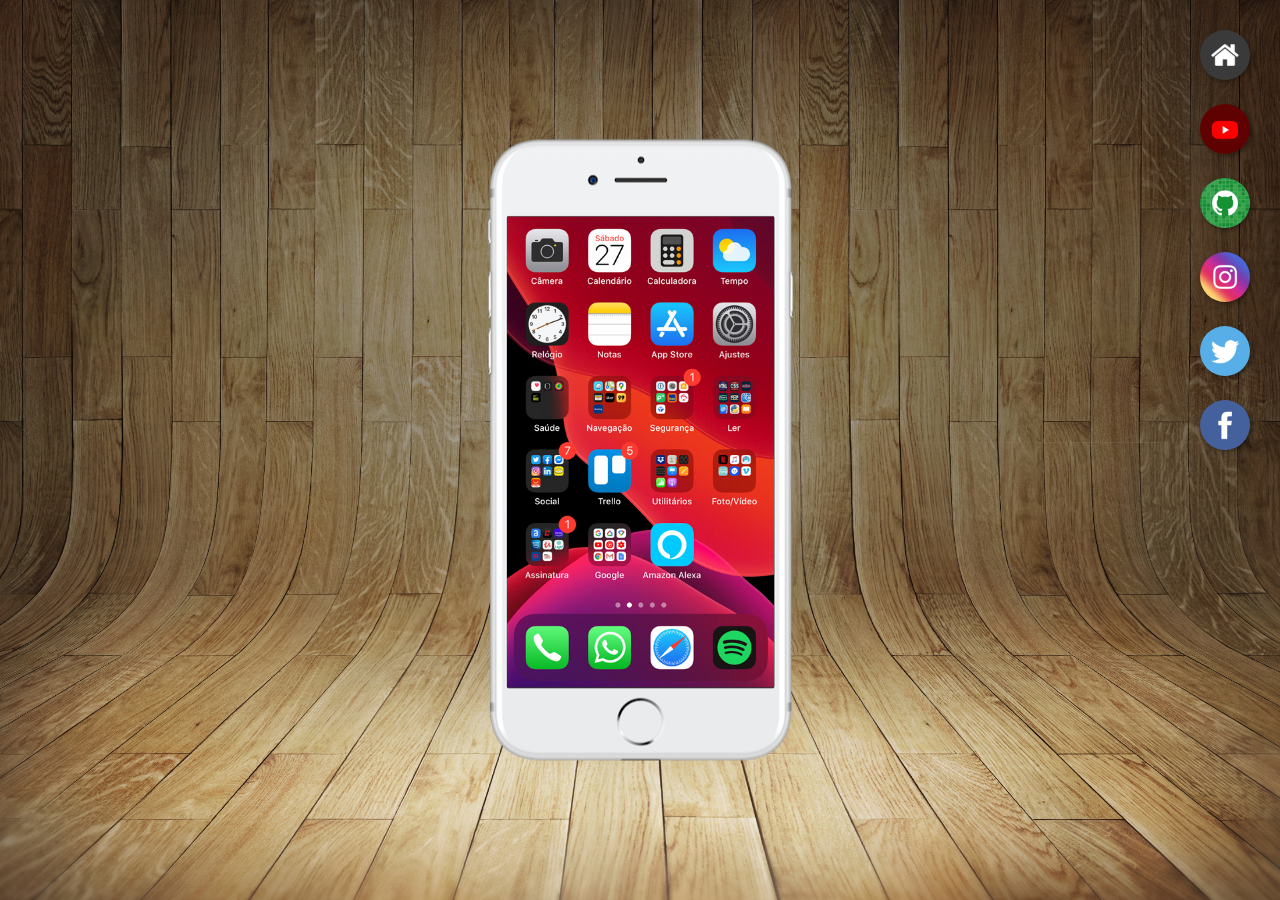
<file: index.html>
<!DOCTYPE html>
<html lang="pt-BR">
<head>
    <meta charset="UTF-8">
    <meta name="viewport" content="width=device-width, initial-scale=1.0">
    <link rel="shortcut icon" href="favicon.ico">
    <link rel="stylesheet" href="estilos/style.css">
    <title>Projeto redes sociais</title>
</head>
<body>
    <main>
        <section id="telefone">
            <iframe src="home.html" name="tela" id="tela" frameborder="0">
                Seu navegador não é compatível com isso
            </iframe>
        </section>
        <section id="redes-sociais">
            <a href="home.html" target="tela"> <img src="imagens/logo-home.jpg" alt="Home"></a><br>
            <a href="youtube.html" target="tela"> <img src="imagens/logo-youtube.jpg" alt="Youtube"></a><br>
            <a href="github.html" target="tela"> <img src="imagens/logo-github.jpg" alt="Github"></a><br>
            <a href="instagram.html" target="tela"> <img src="imagens/logo-instagram.jpg" alt="Instagram"></a><br>
            <a href="twitter.html" target="tela"> <img src="imagens/logo-twitter.jpg" alt="Twitter"></a><br>
            <a href="" target="tela"> <img src="imagens/logo-facebook.jpg" alt="Facebook"></a>
        </section>
    </main>
</body>
</html>
</file>
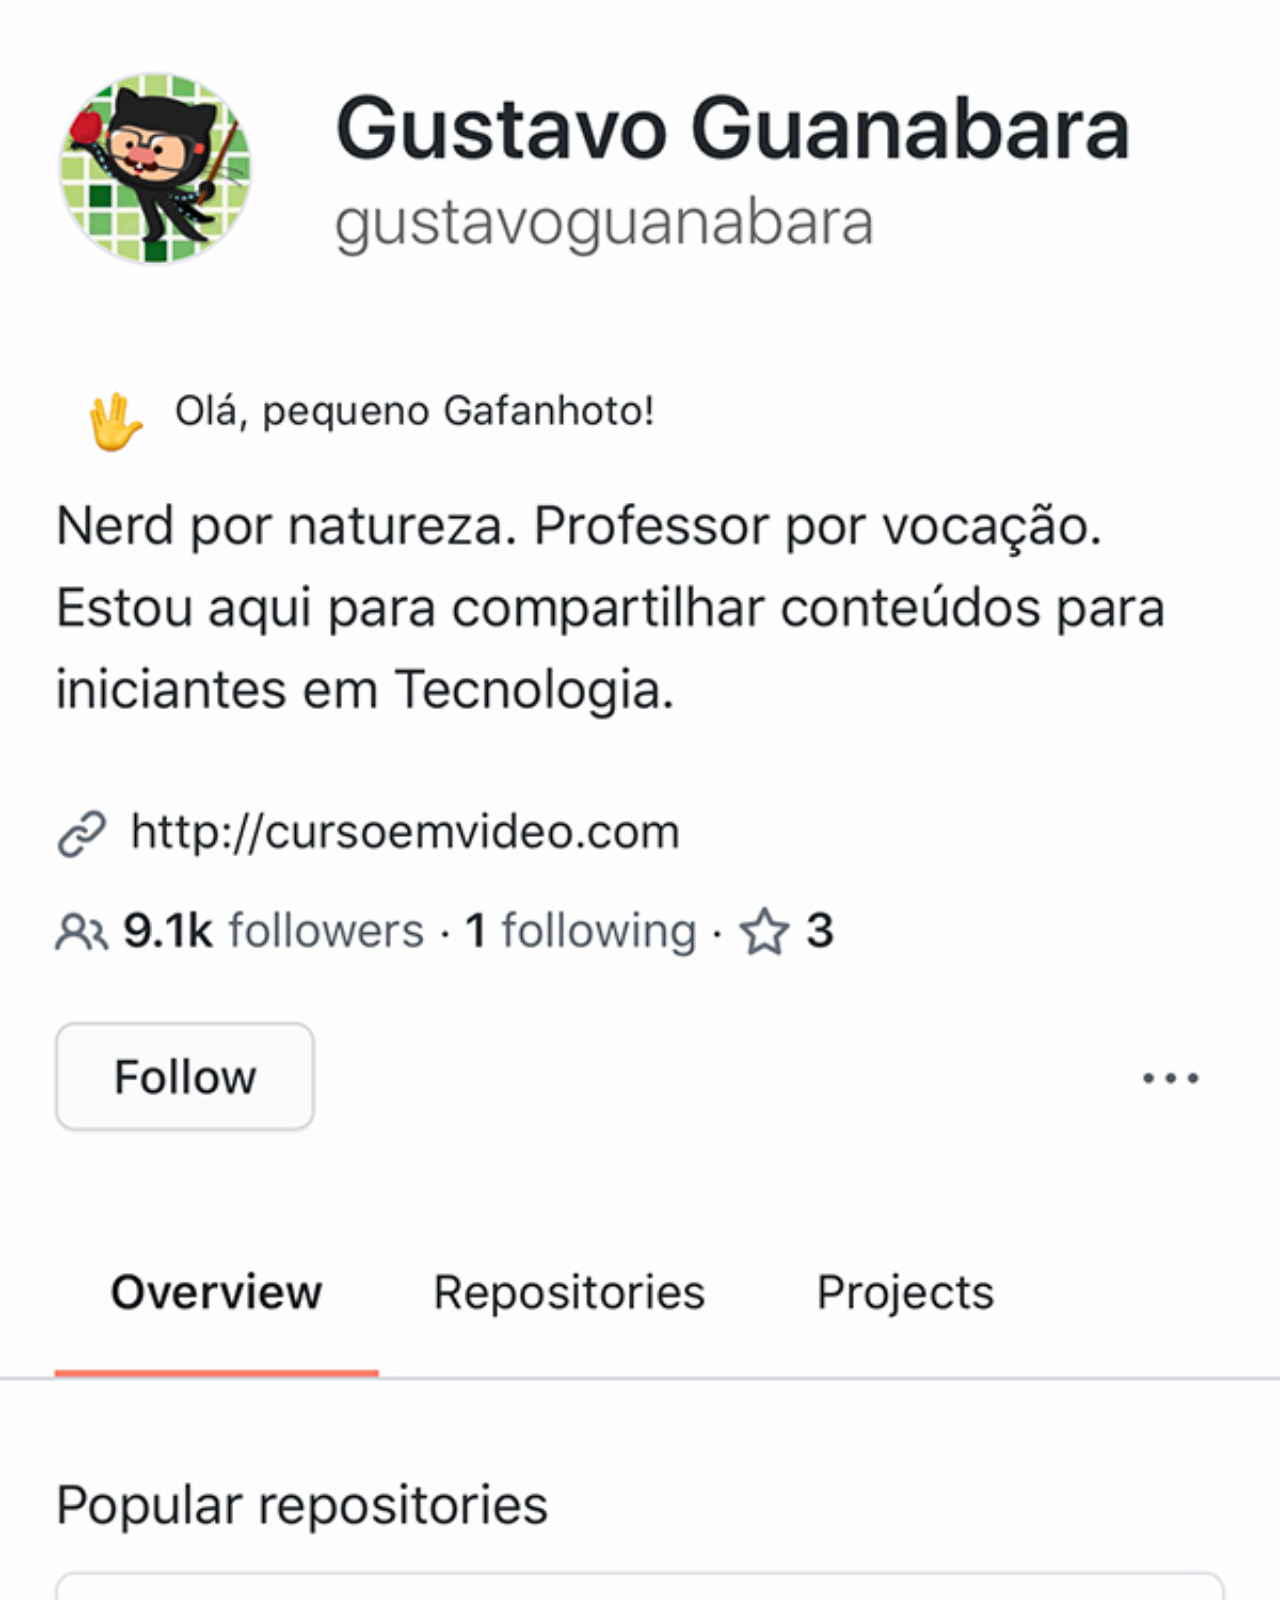
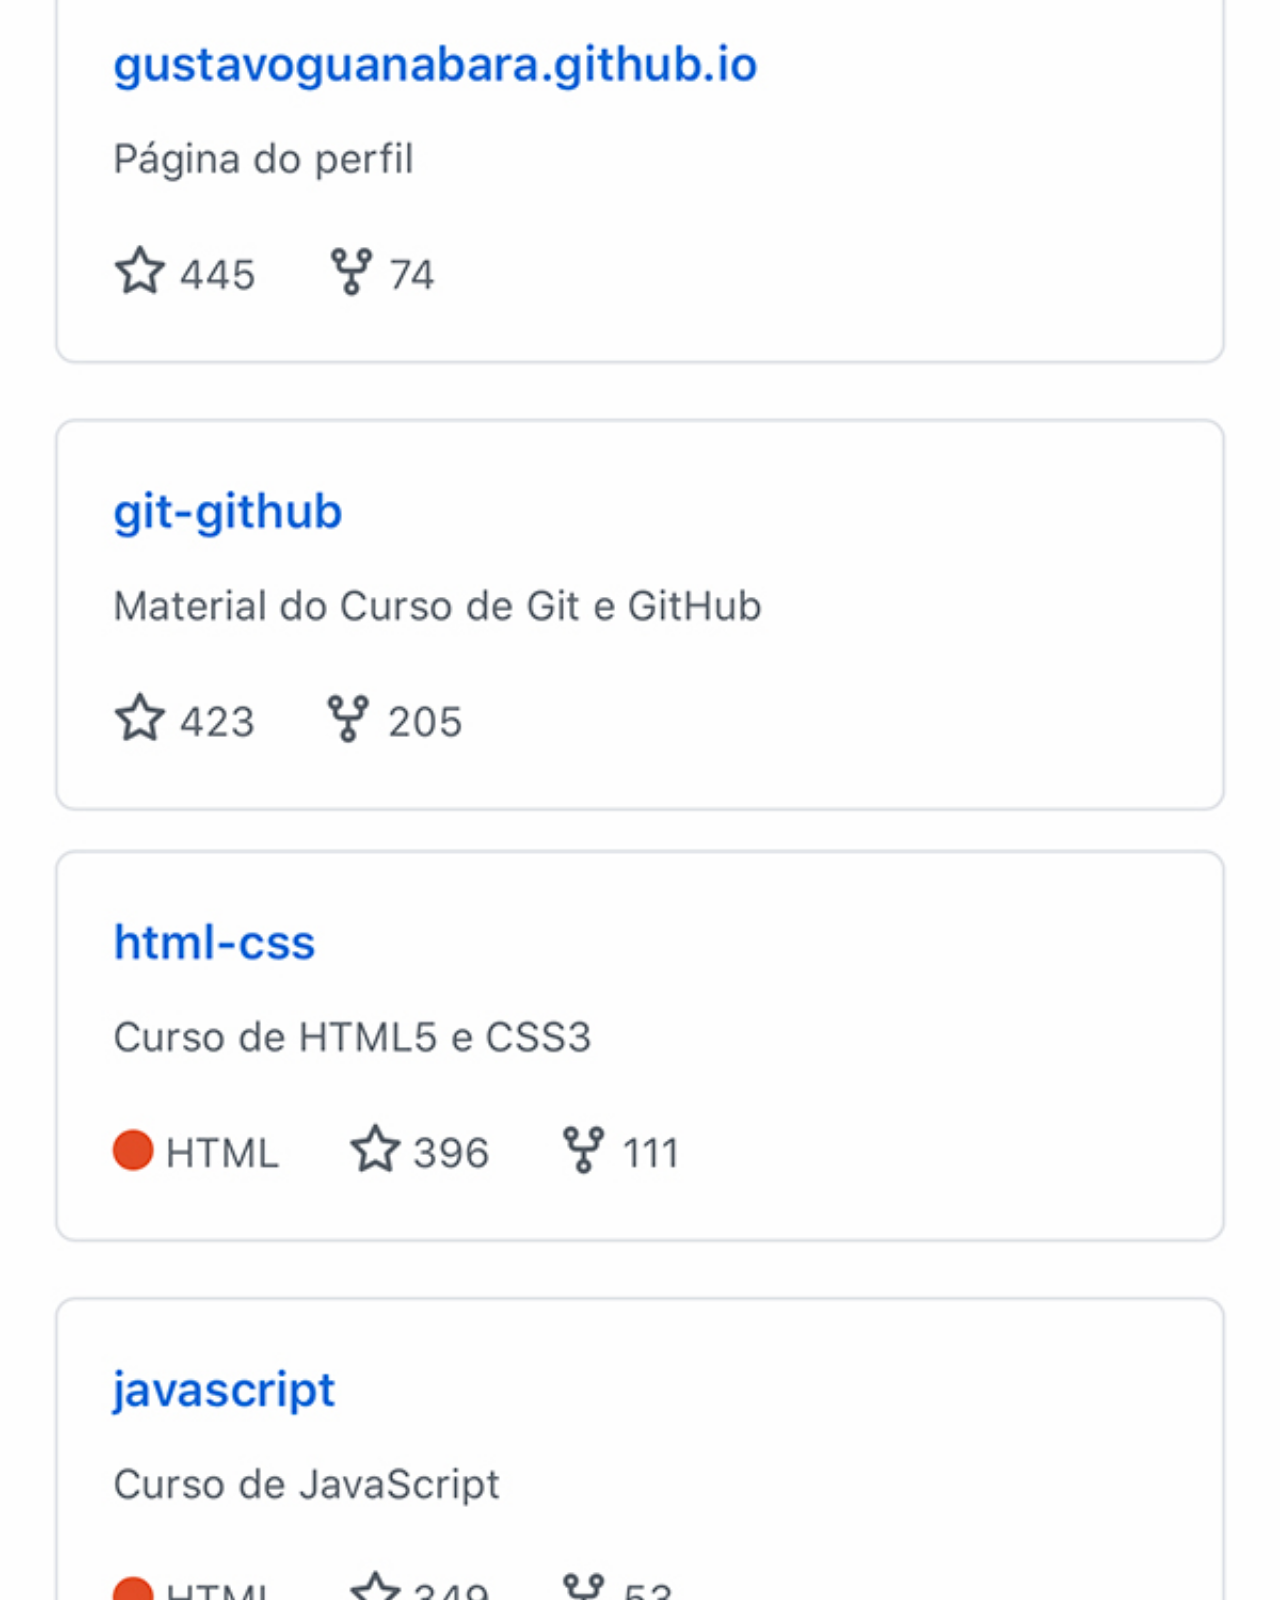
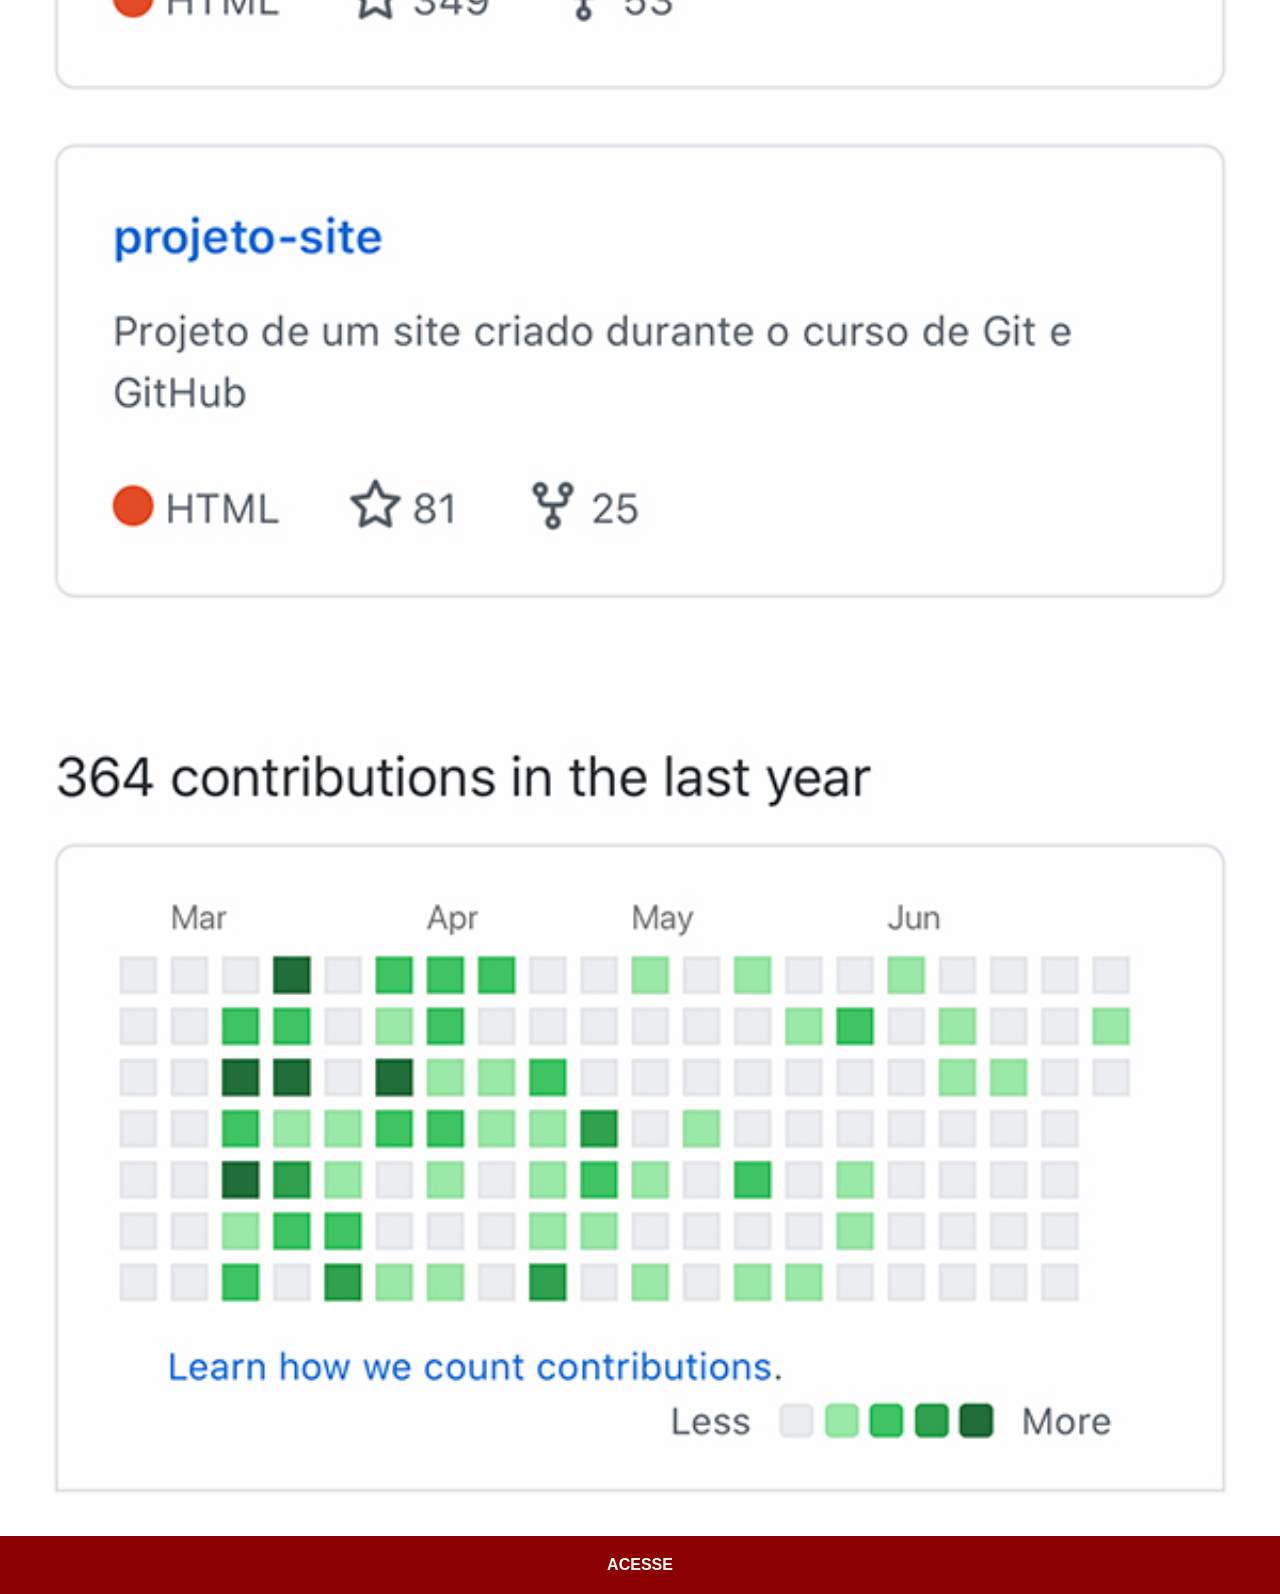
<file: github.html>
<!DOCTYPE html>
<html lang="pt-br">
<head>
    <meta charset="UTF-8">
    <meta name="viewport" content="width=device-width, initial-scale=1.0">
    <title>GitHub</title>
    <link rel="stylesheet" href="estilos/social.css">
</head>
<body>
    <img src="imagens/tela-github.jpg" alt="GitHub">
    <a href="https://github.com/otaviojs" target="_blank">ACESSE</a>
</body>
</html>
</file>
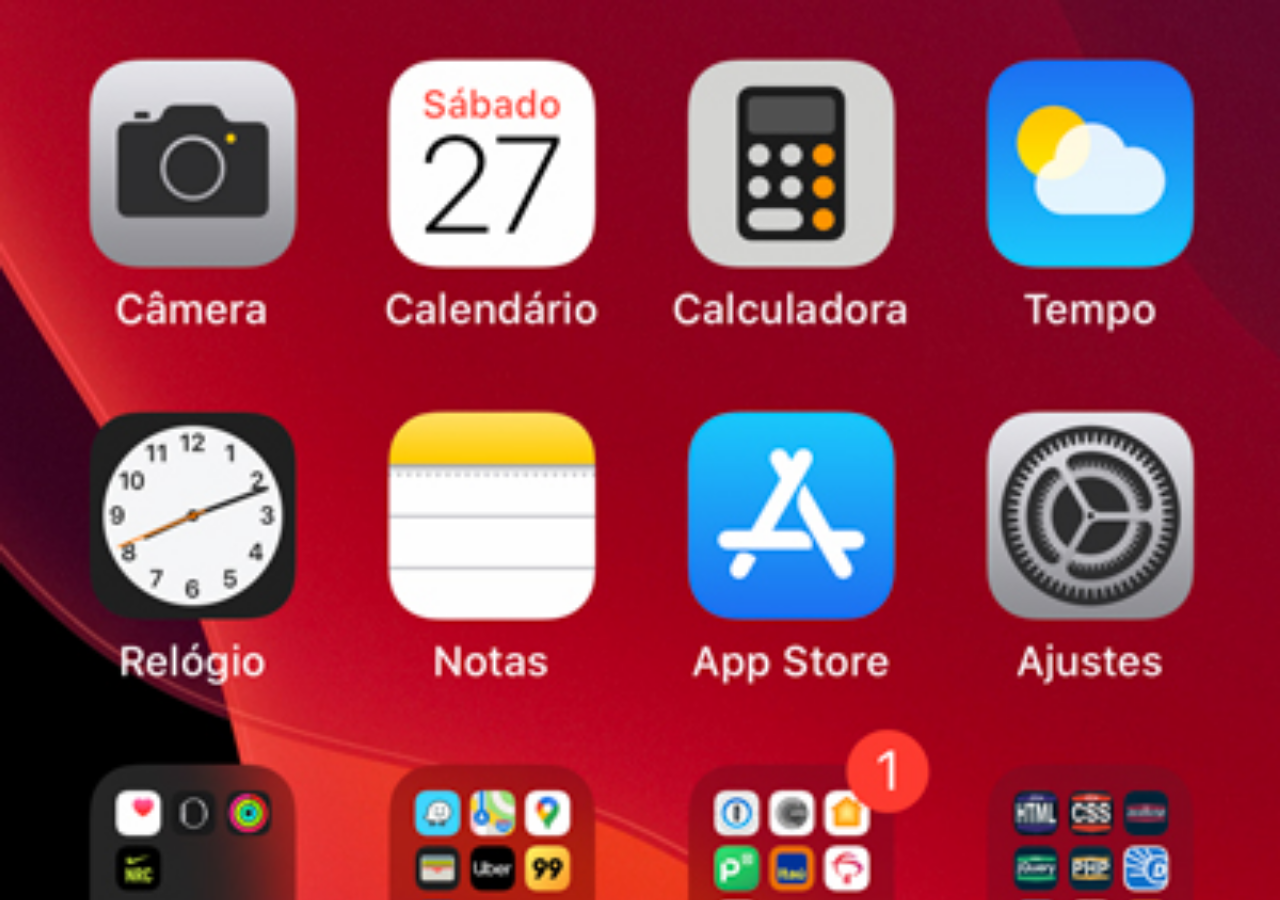
<file: home.html>
<!DOCTYPE html>
<html lang="pt-br">
<head>
    <meta charset="UTF-8">
    <meta name="viewport" content="width=device-width, initial-scale=1.0">
    <title>Home</title>
    <style>
        *{
            margin: 0px;
            padding: 0px;
        }

        body {
            width: 100vw;
            height: 100vh;
            background: black url('imagens/tela-home.jpg') top center no-repeat;
            background-size: cover;
        }
    </style>
</head>
<body>

</body>
</html>
</file>
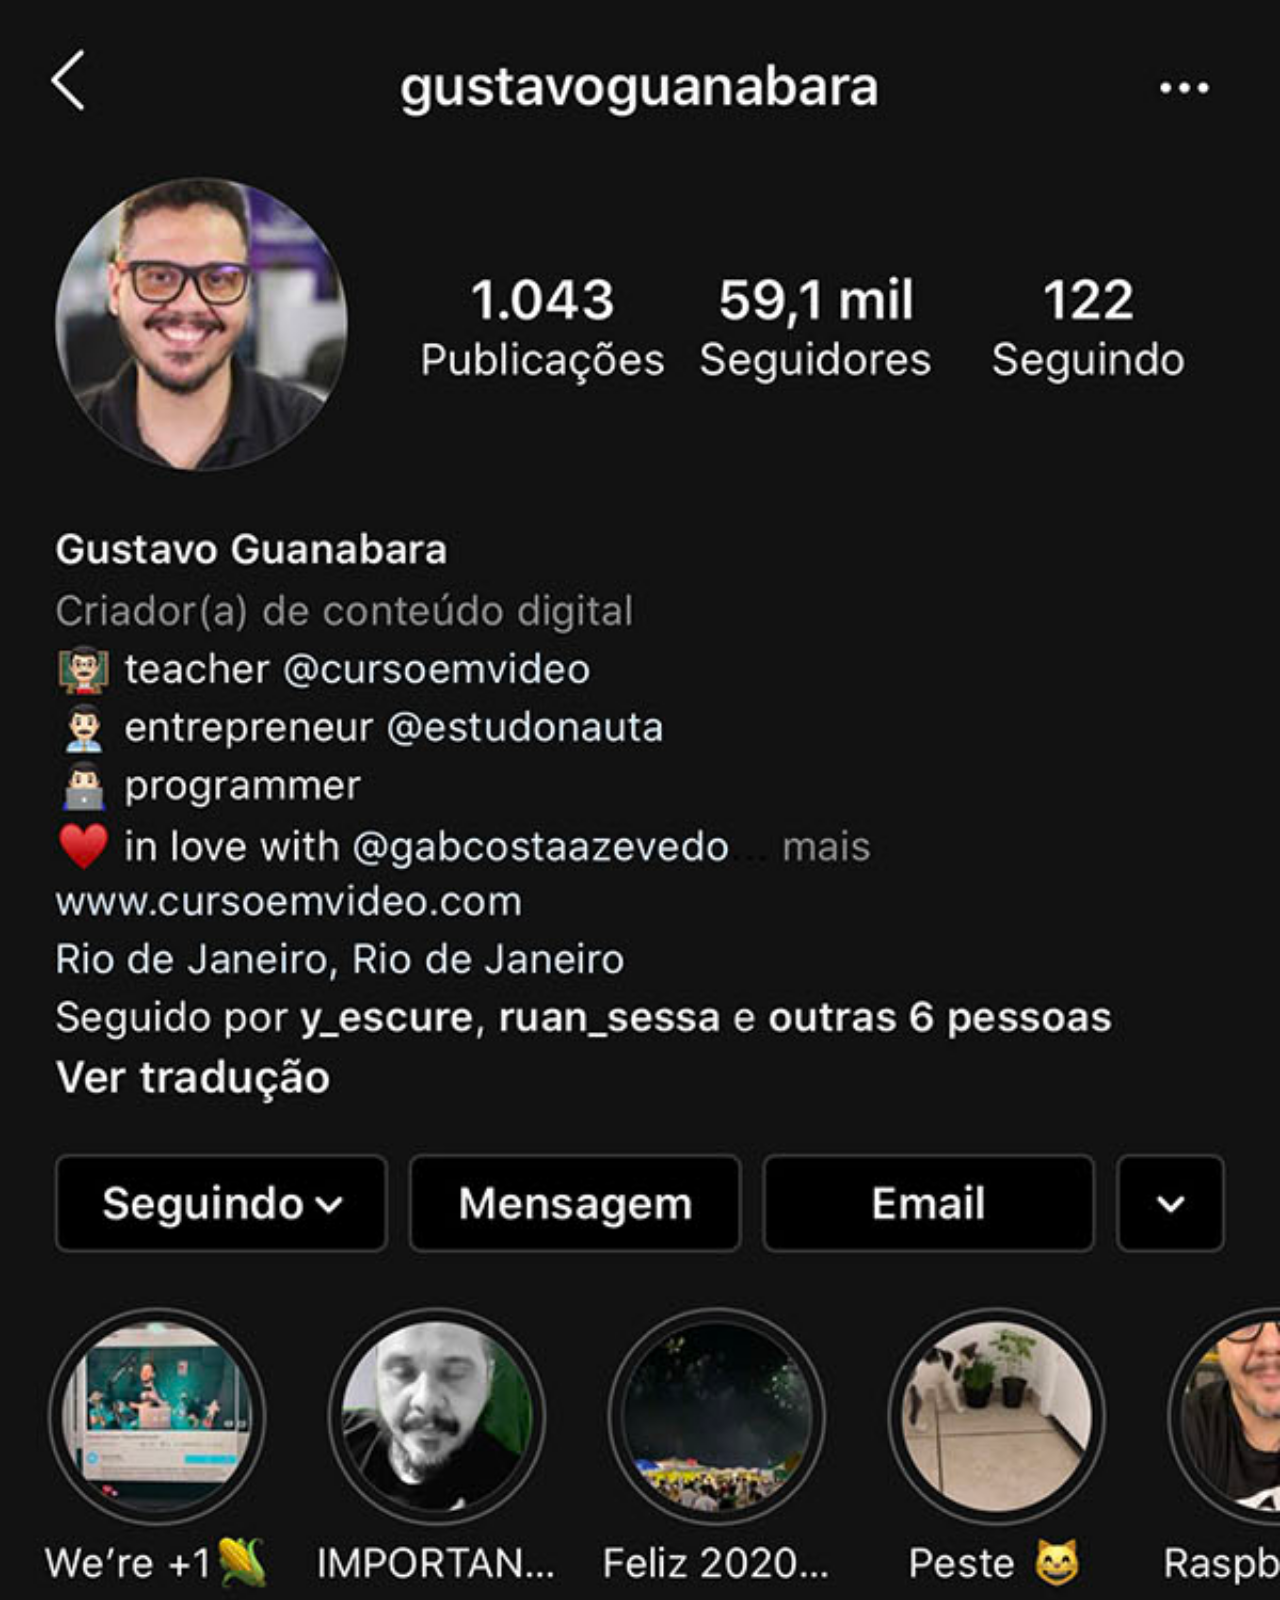
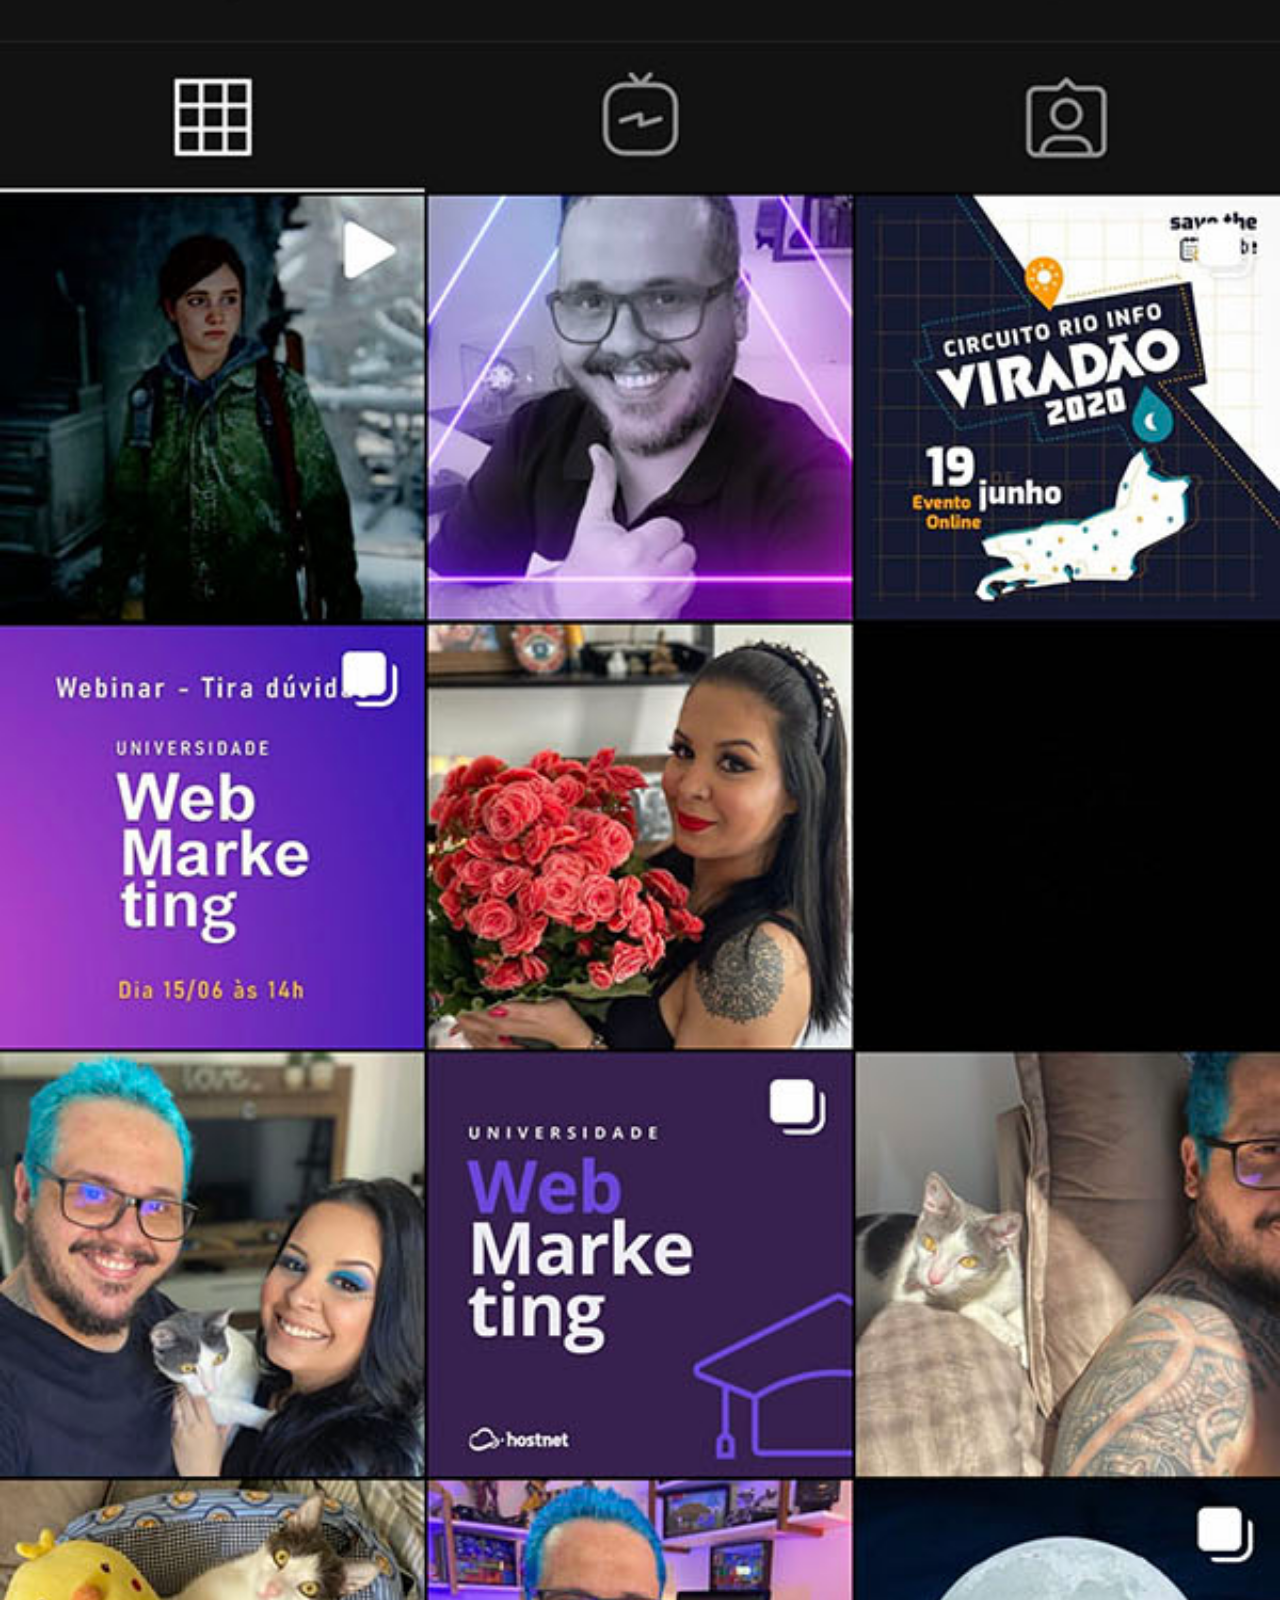
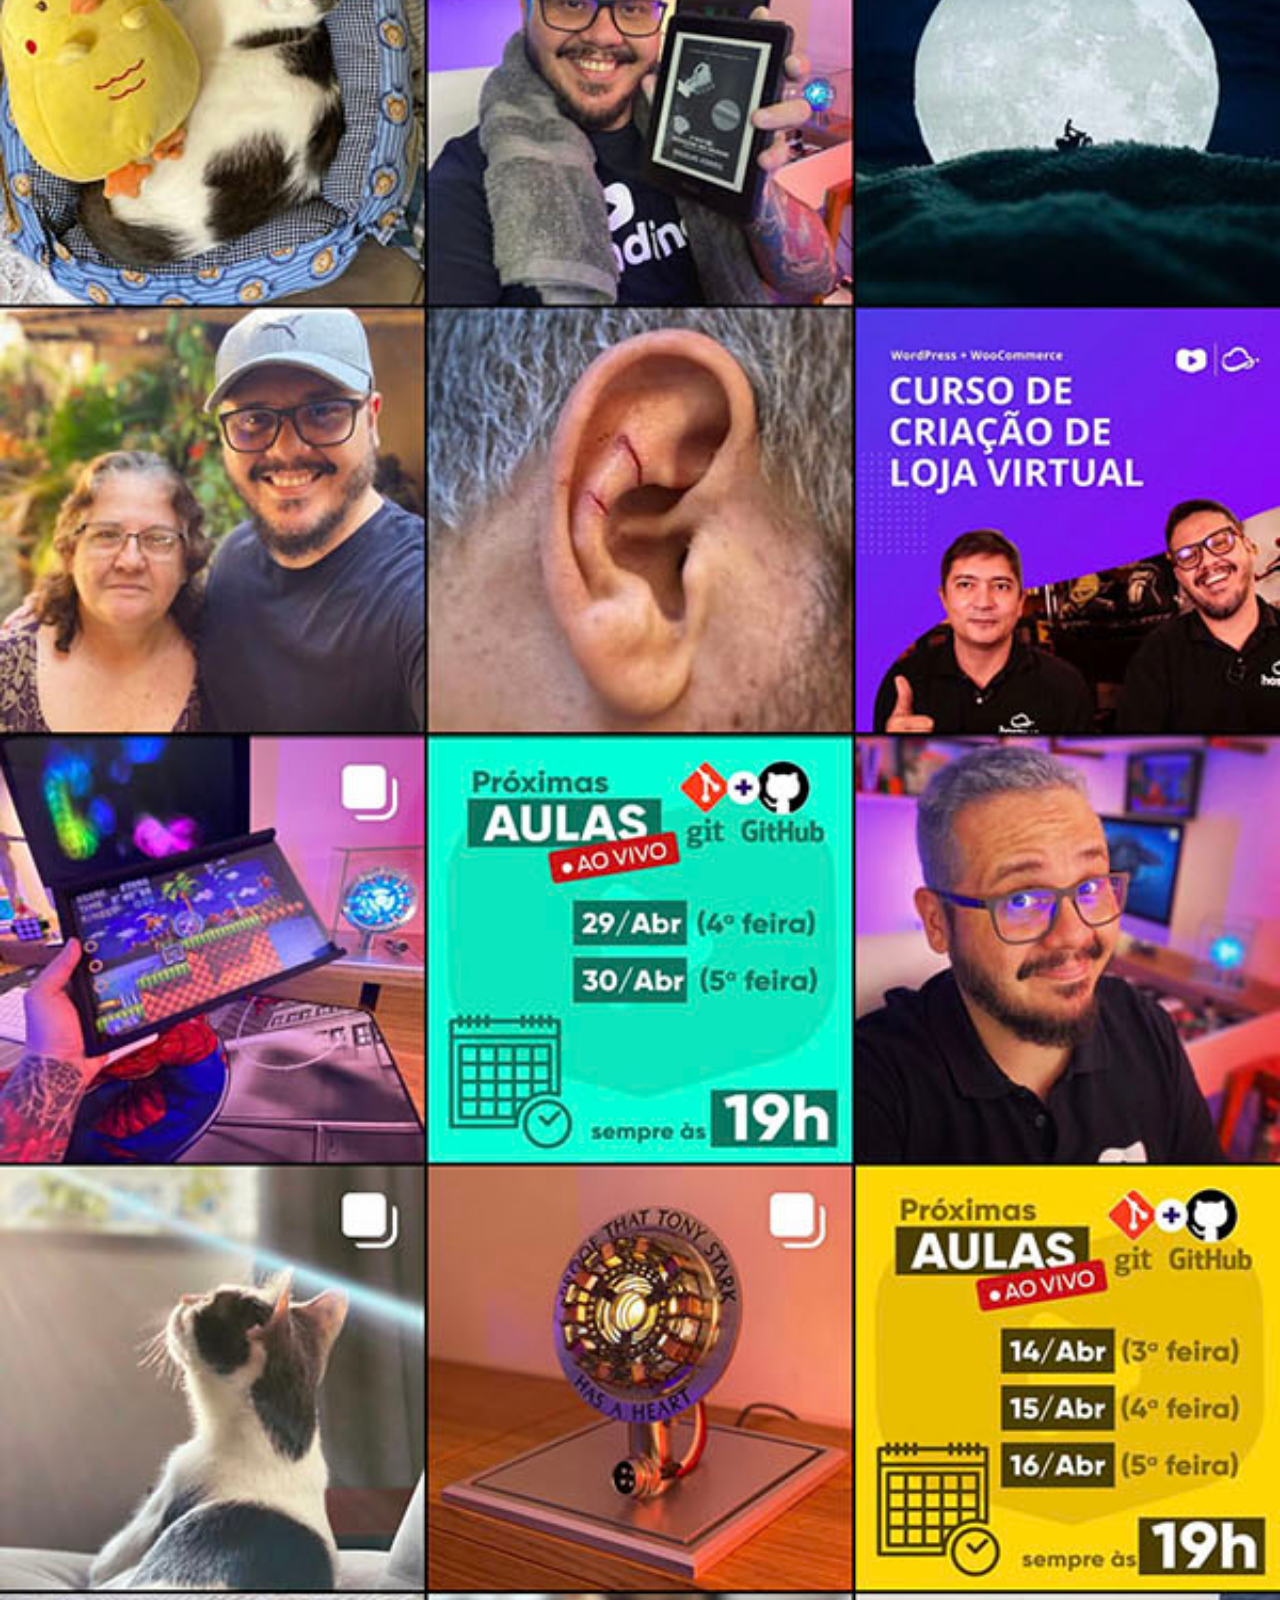
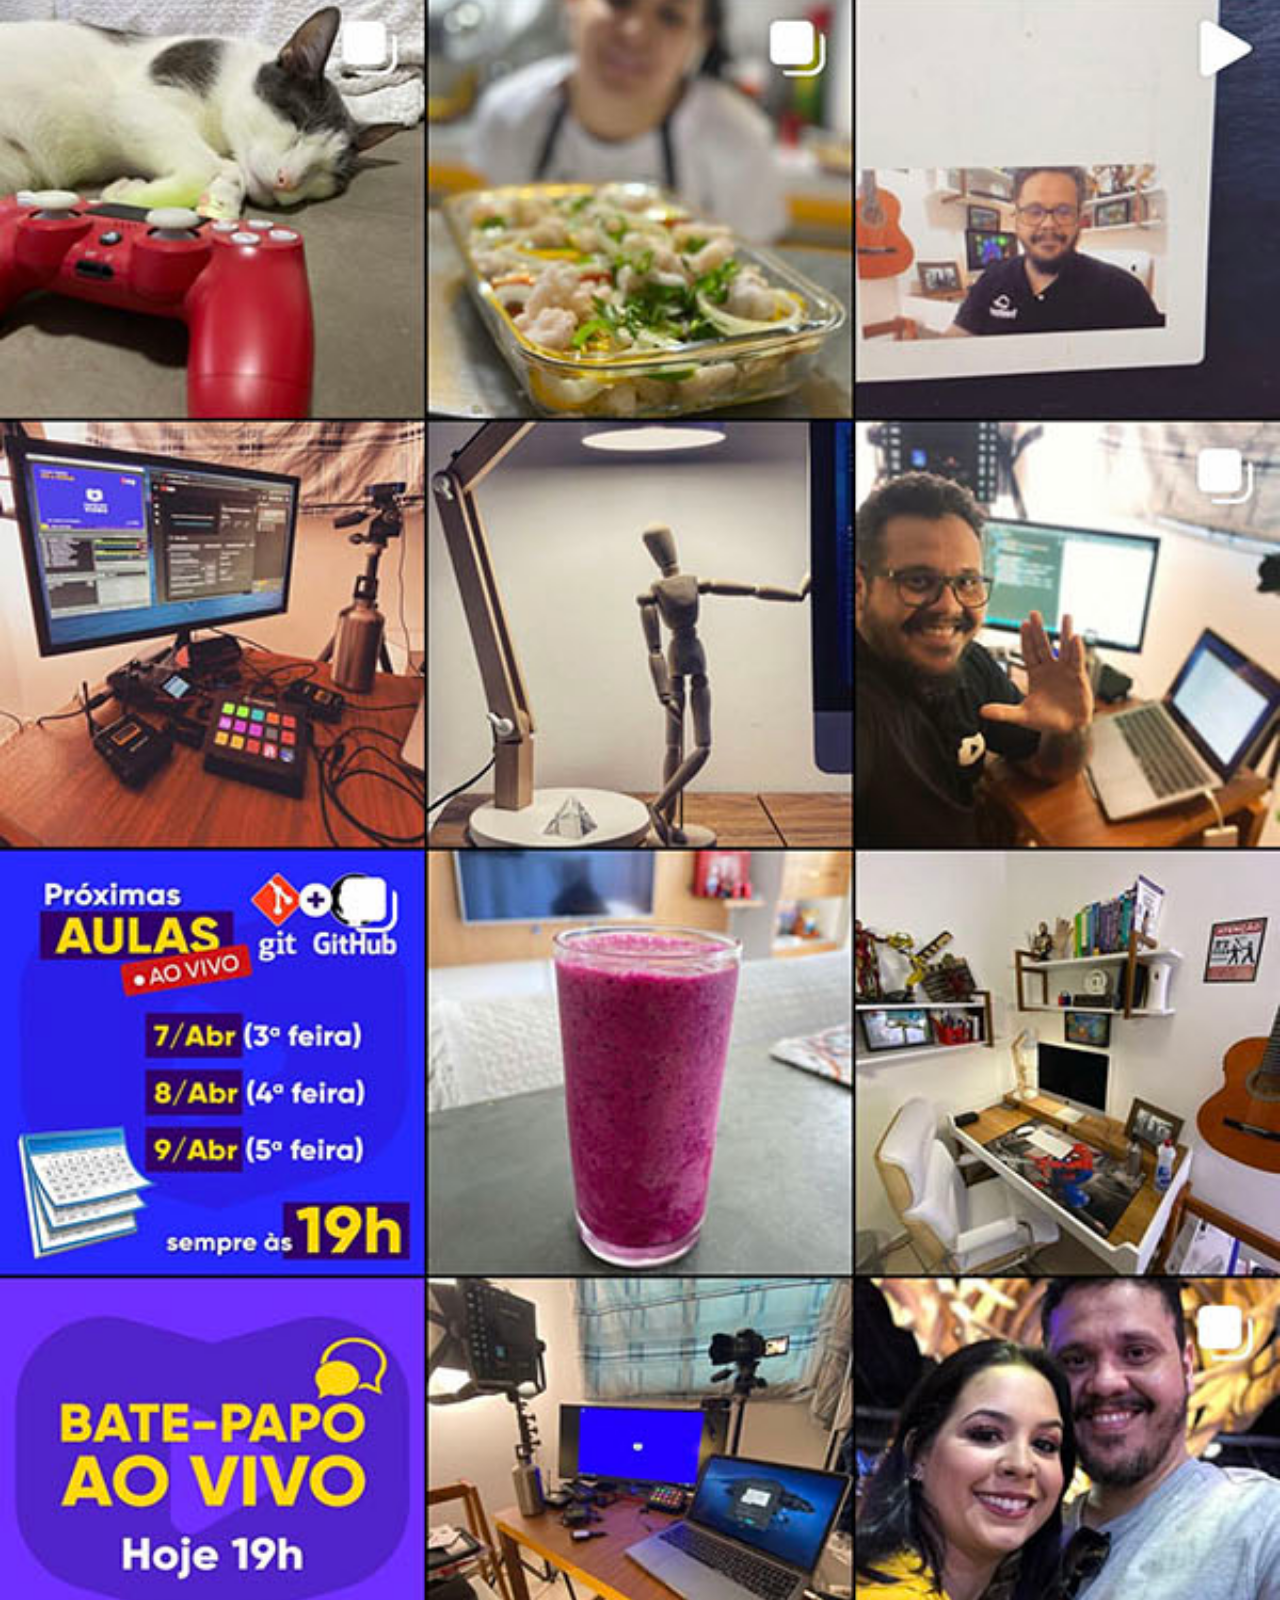
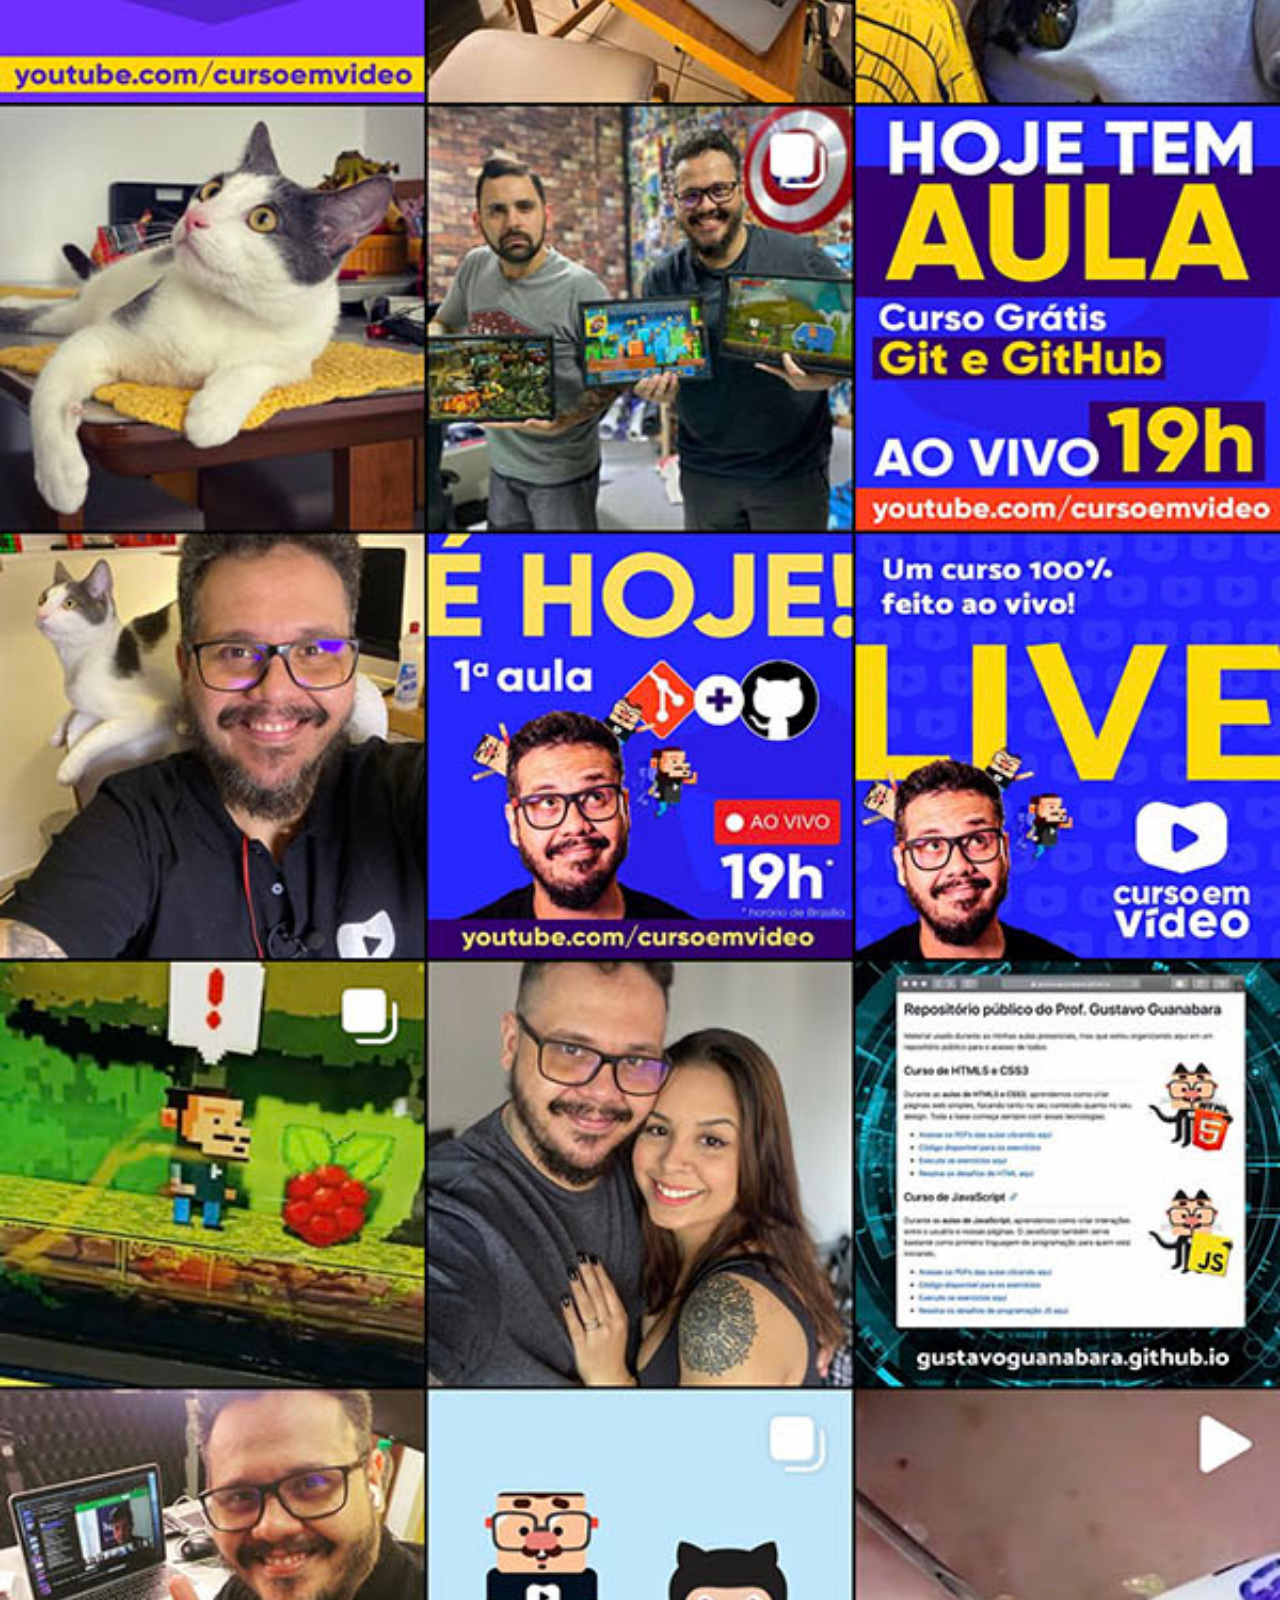
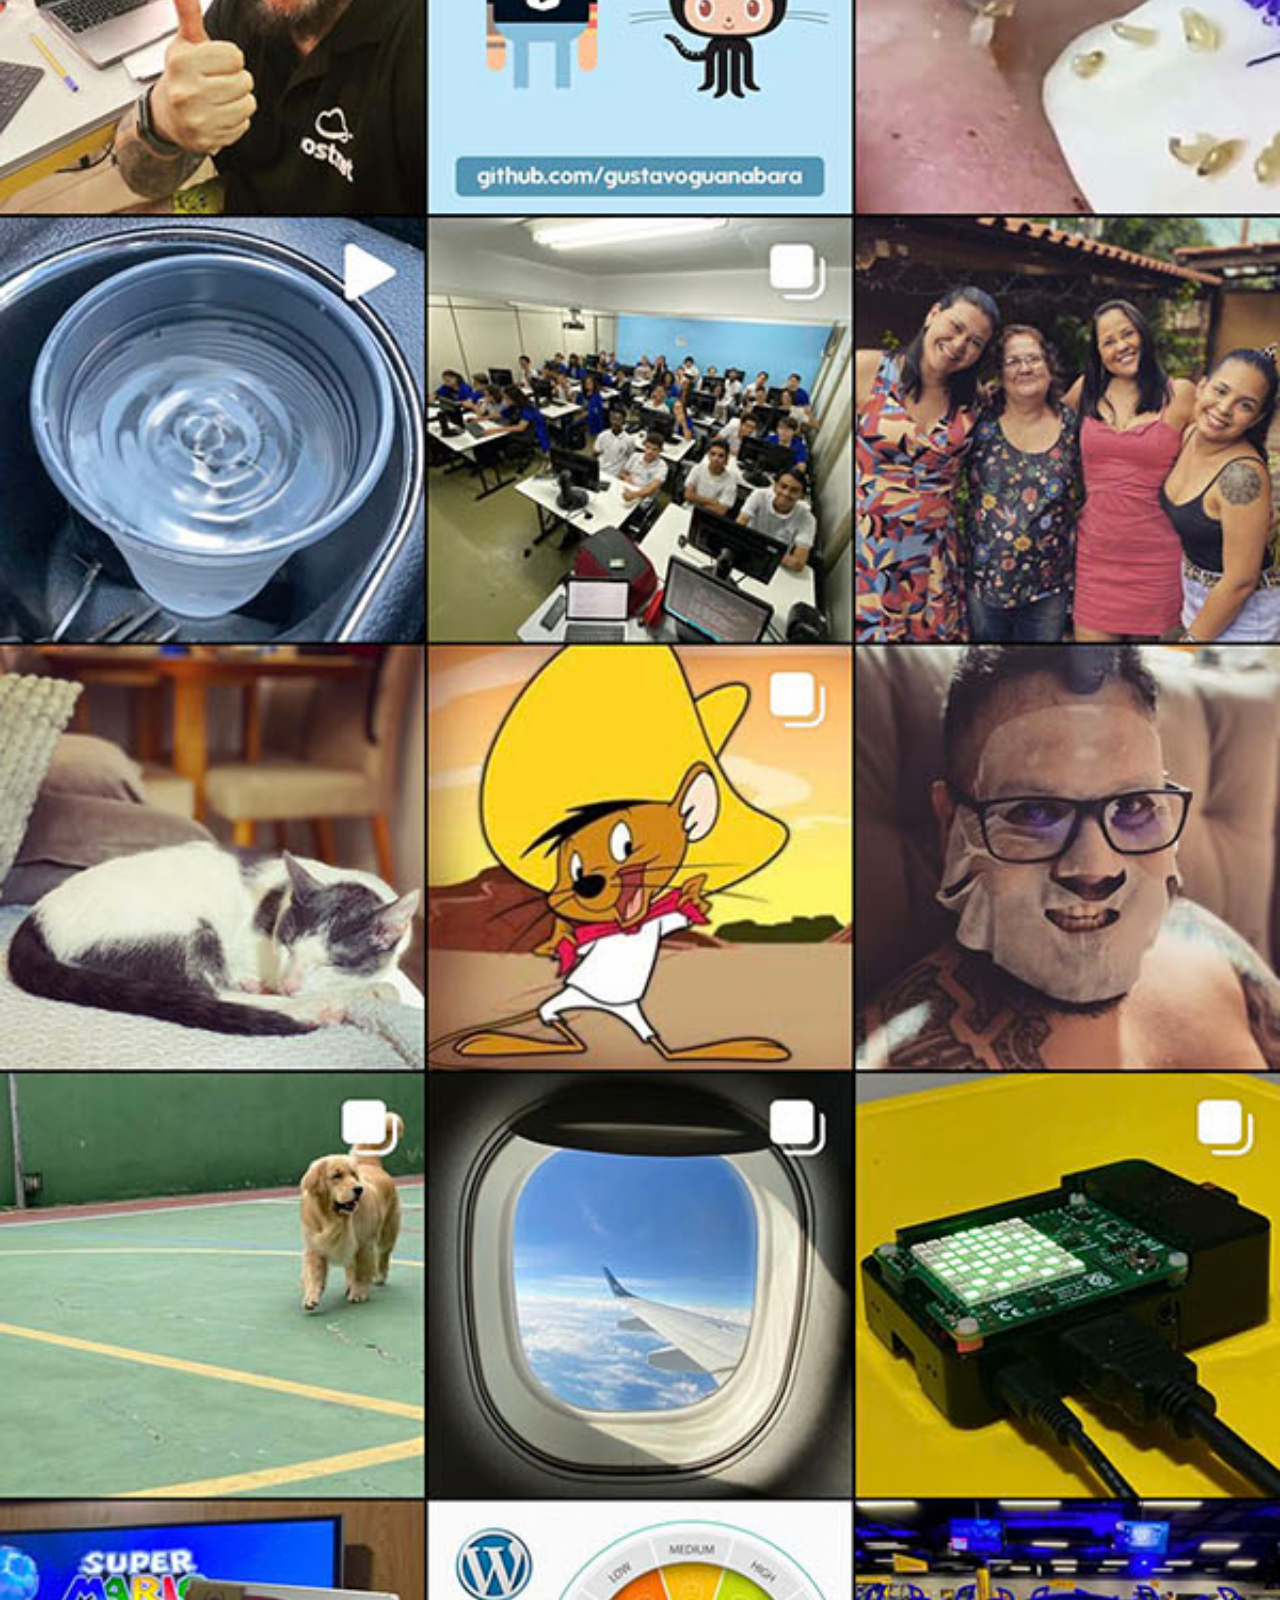
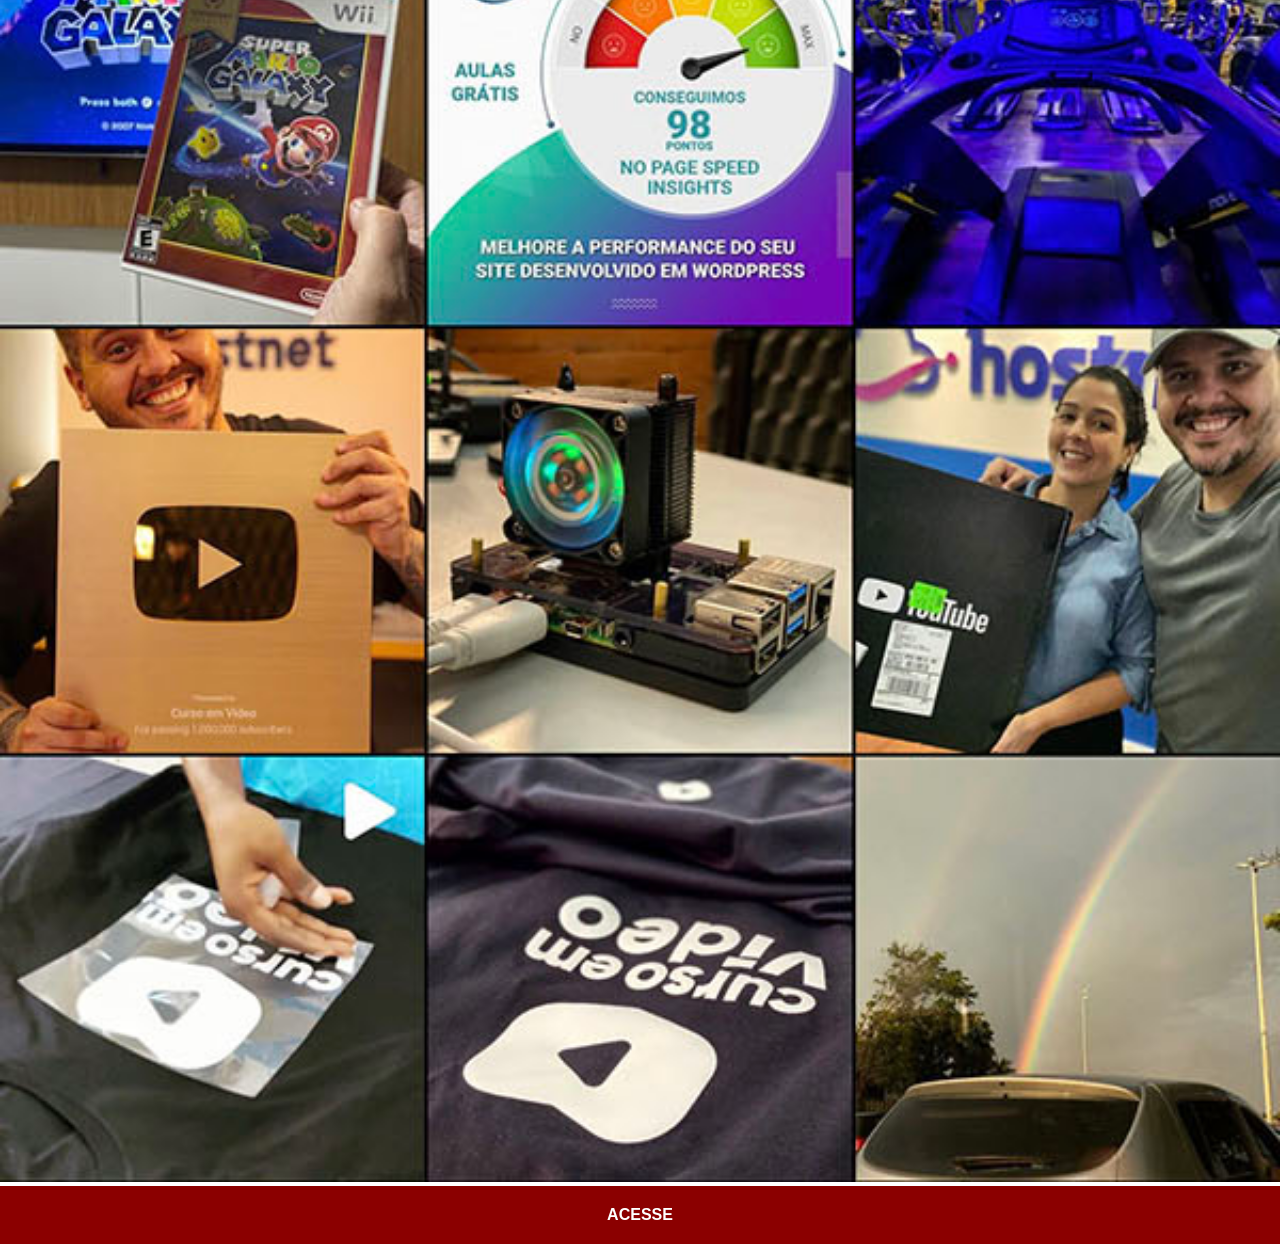
<file: instagram.html>
<!DOCTYPE html>
<html lang="pt-br">
<head>
    <meta charset="UTF-8">
    <meta name="viewport" content="width=device-width, initial-scale=1.0">
    <title>Instagram</title>
    <link rel="stylesheet" href="estilos/social.css">
</head>
<body>
    <img src="imagens/tela-instagram.jpg" alt="Instagram">
    <a href="https://www.instagram.com/gustavoguanabara/" target="_blank">ACESSE</a>
</body>
</html>
</file>
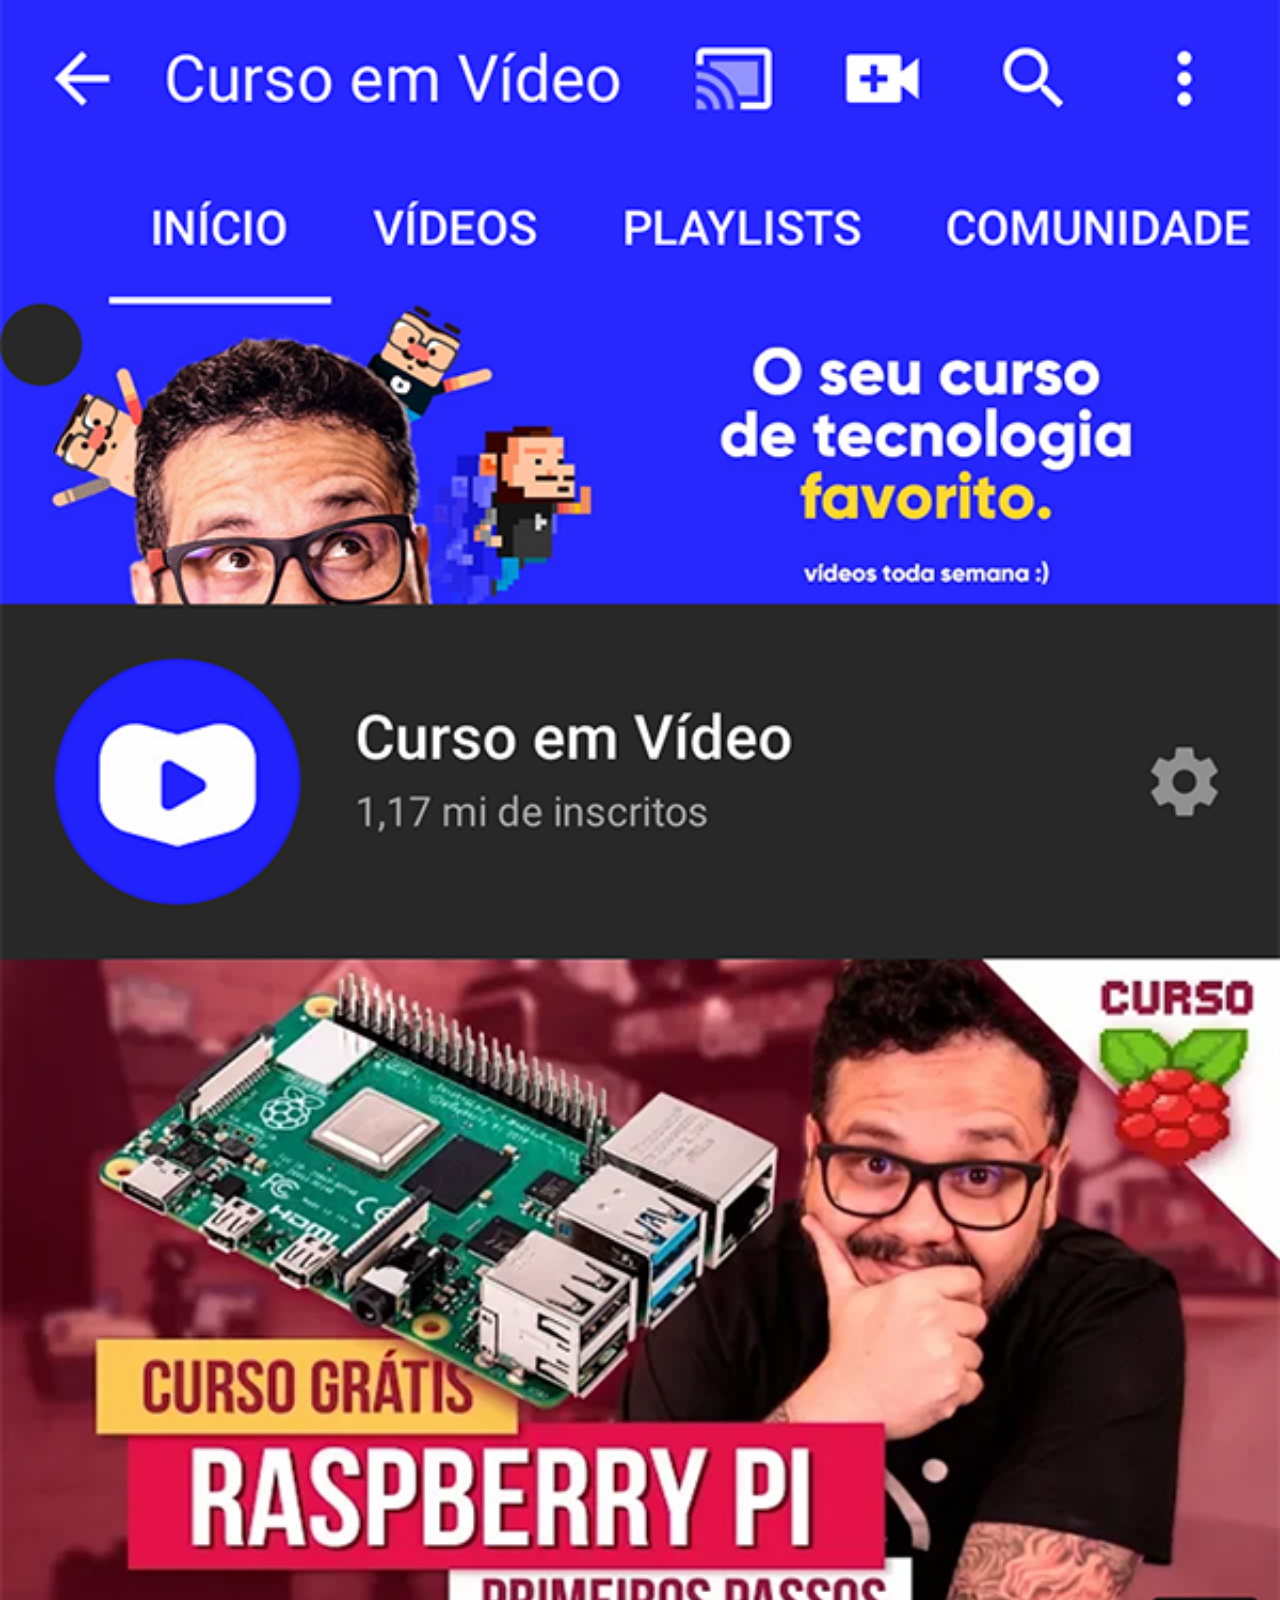
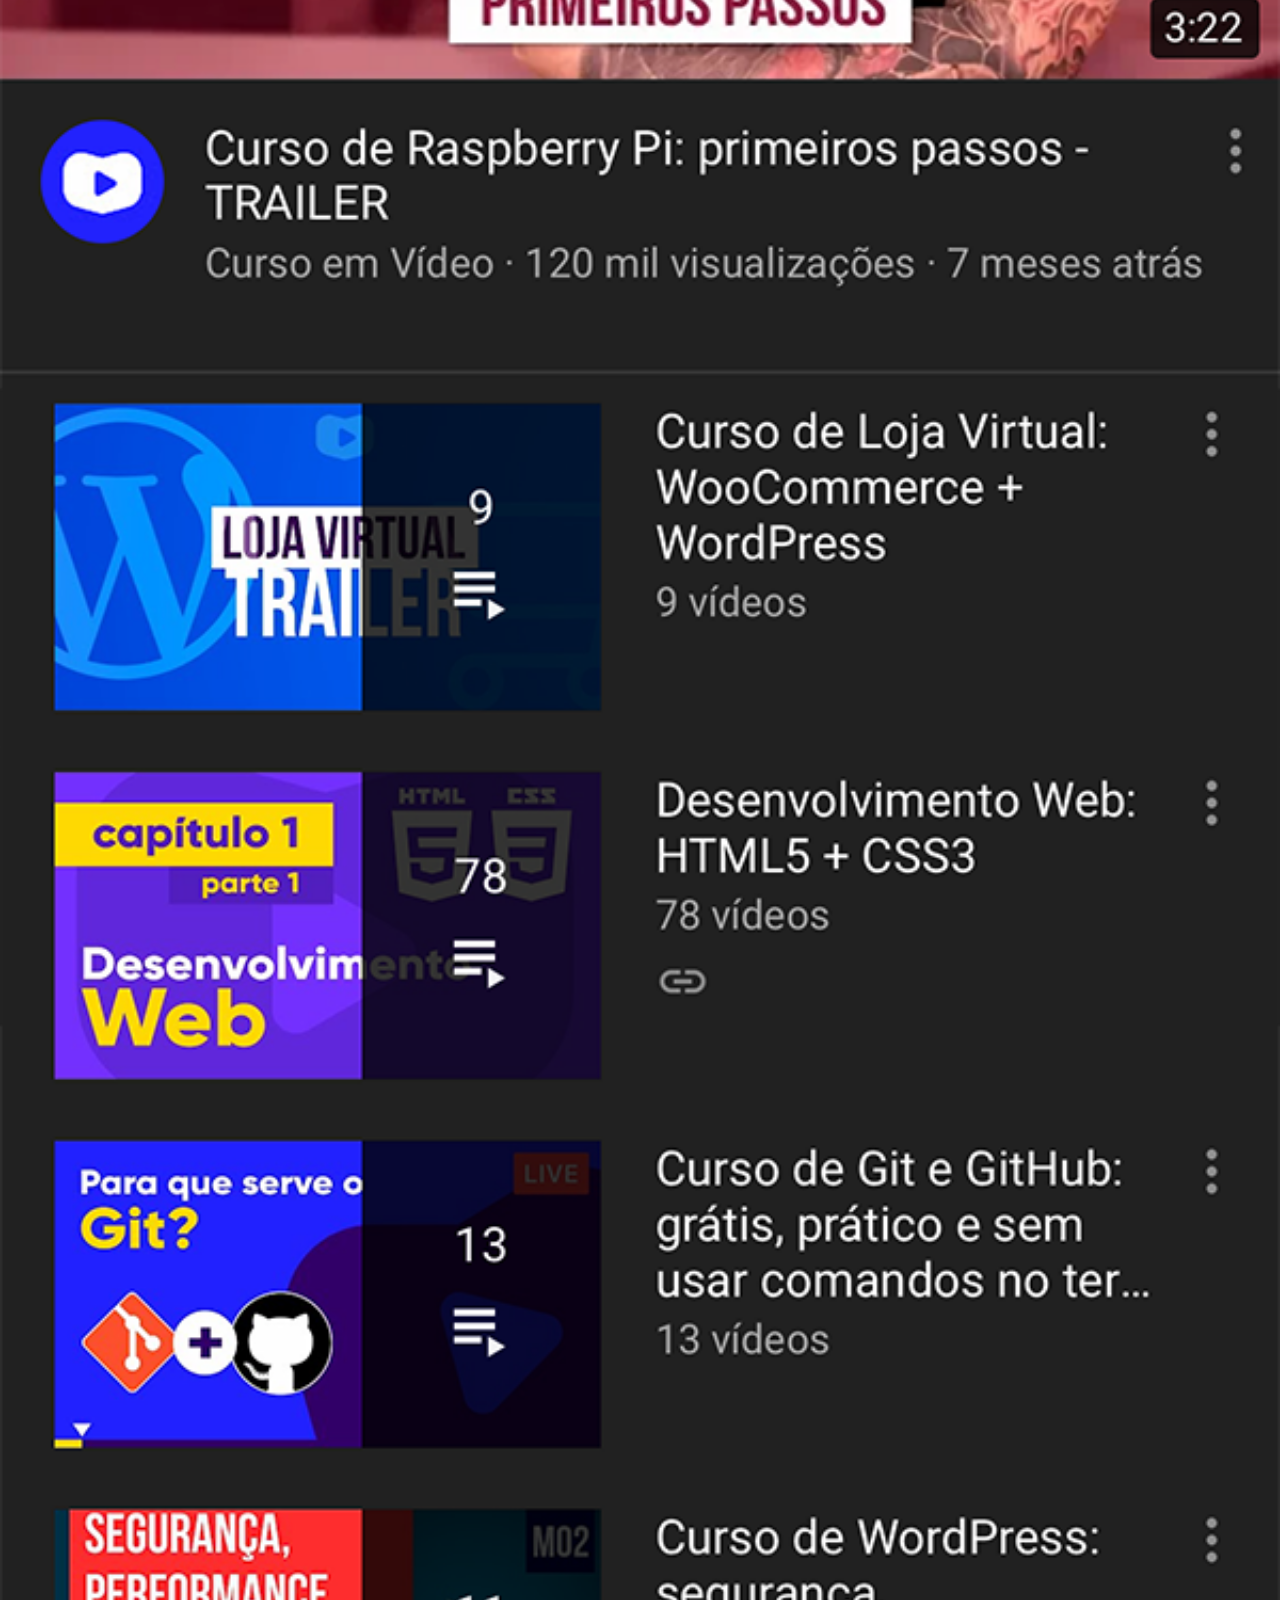
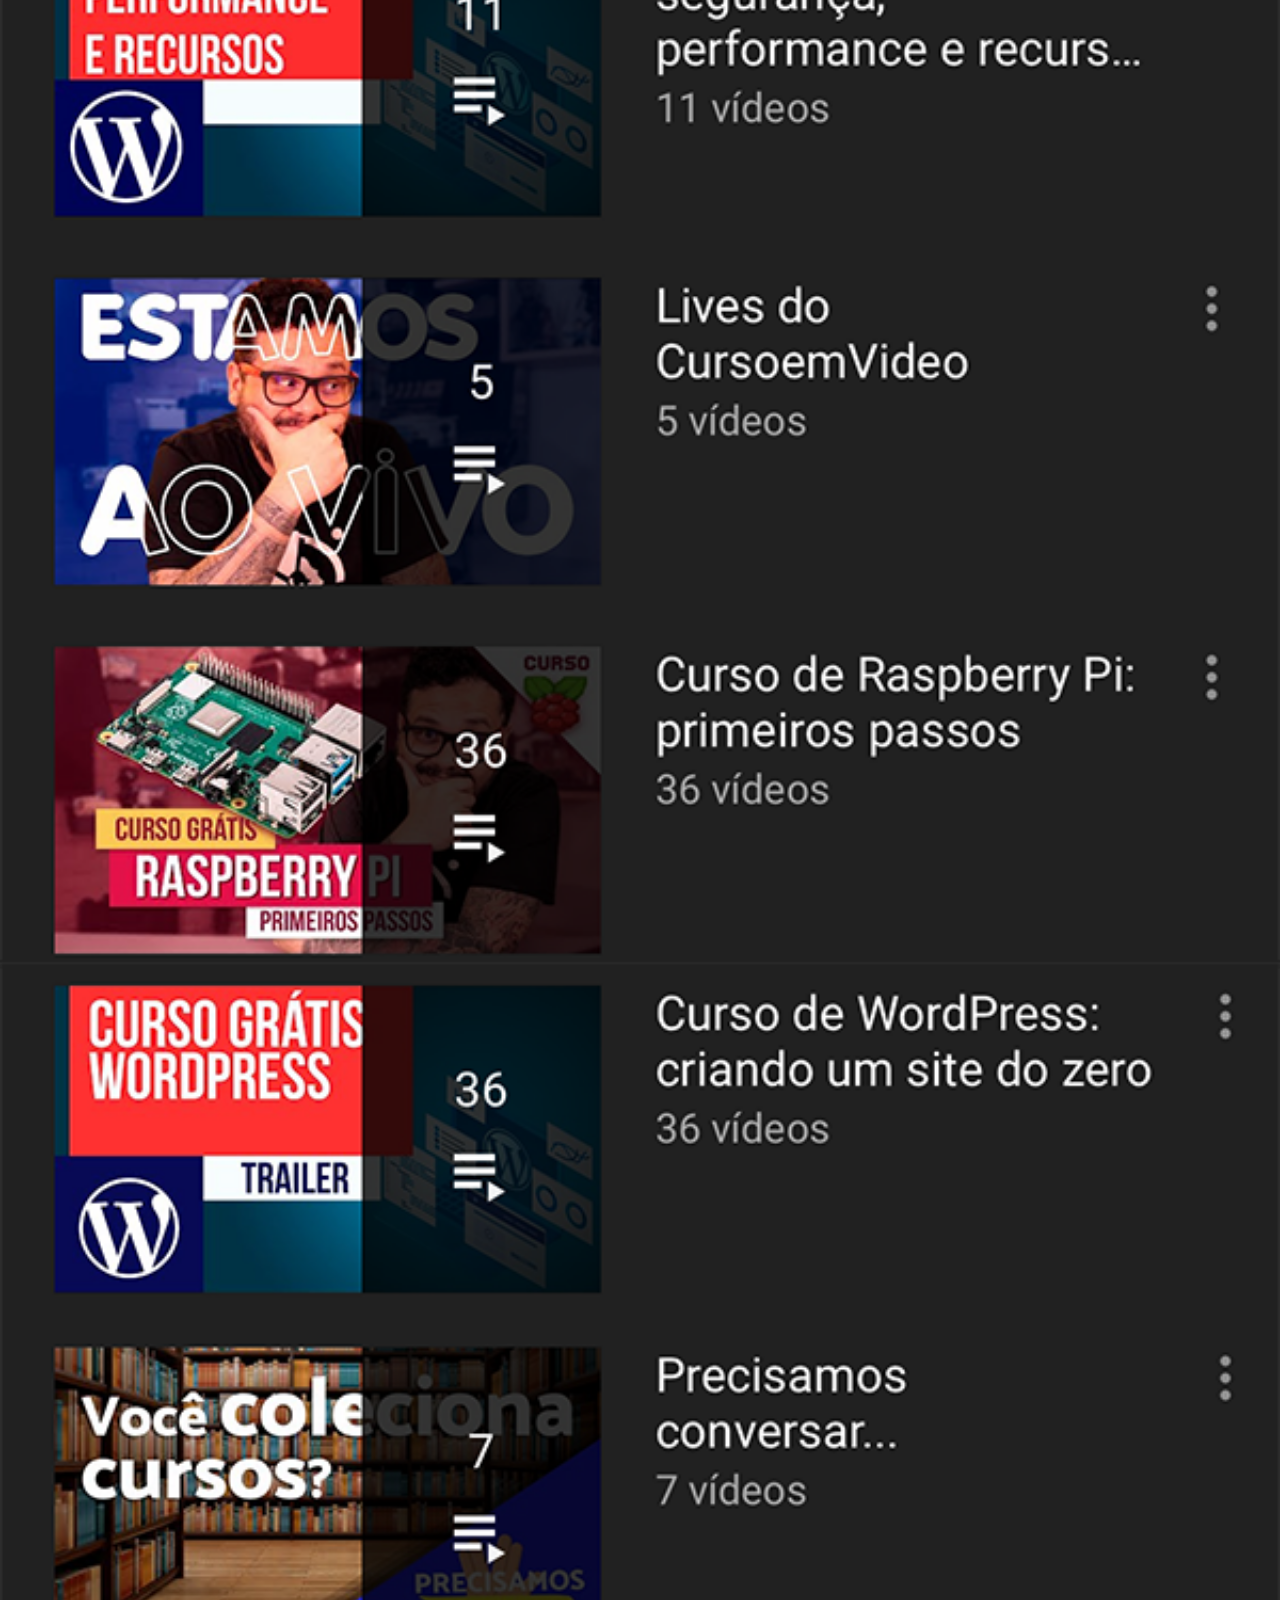
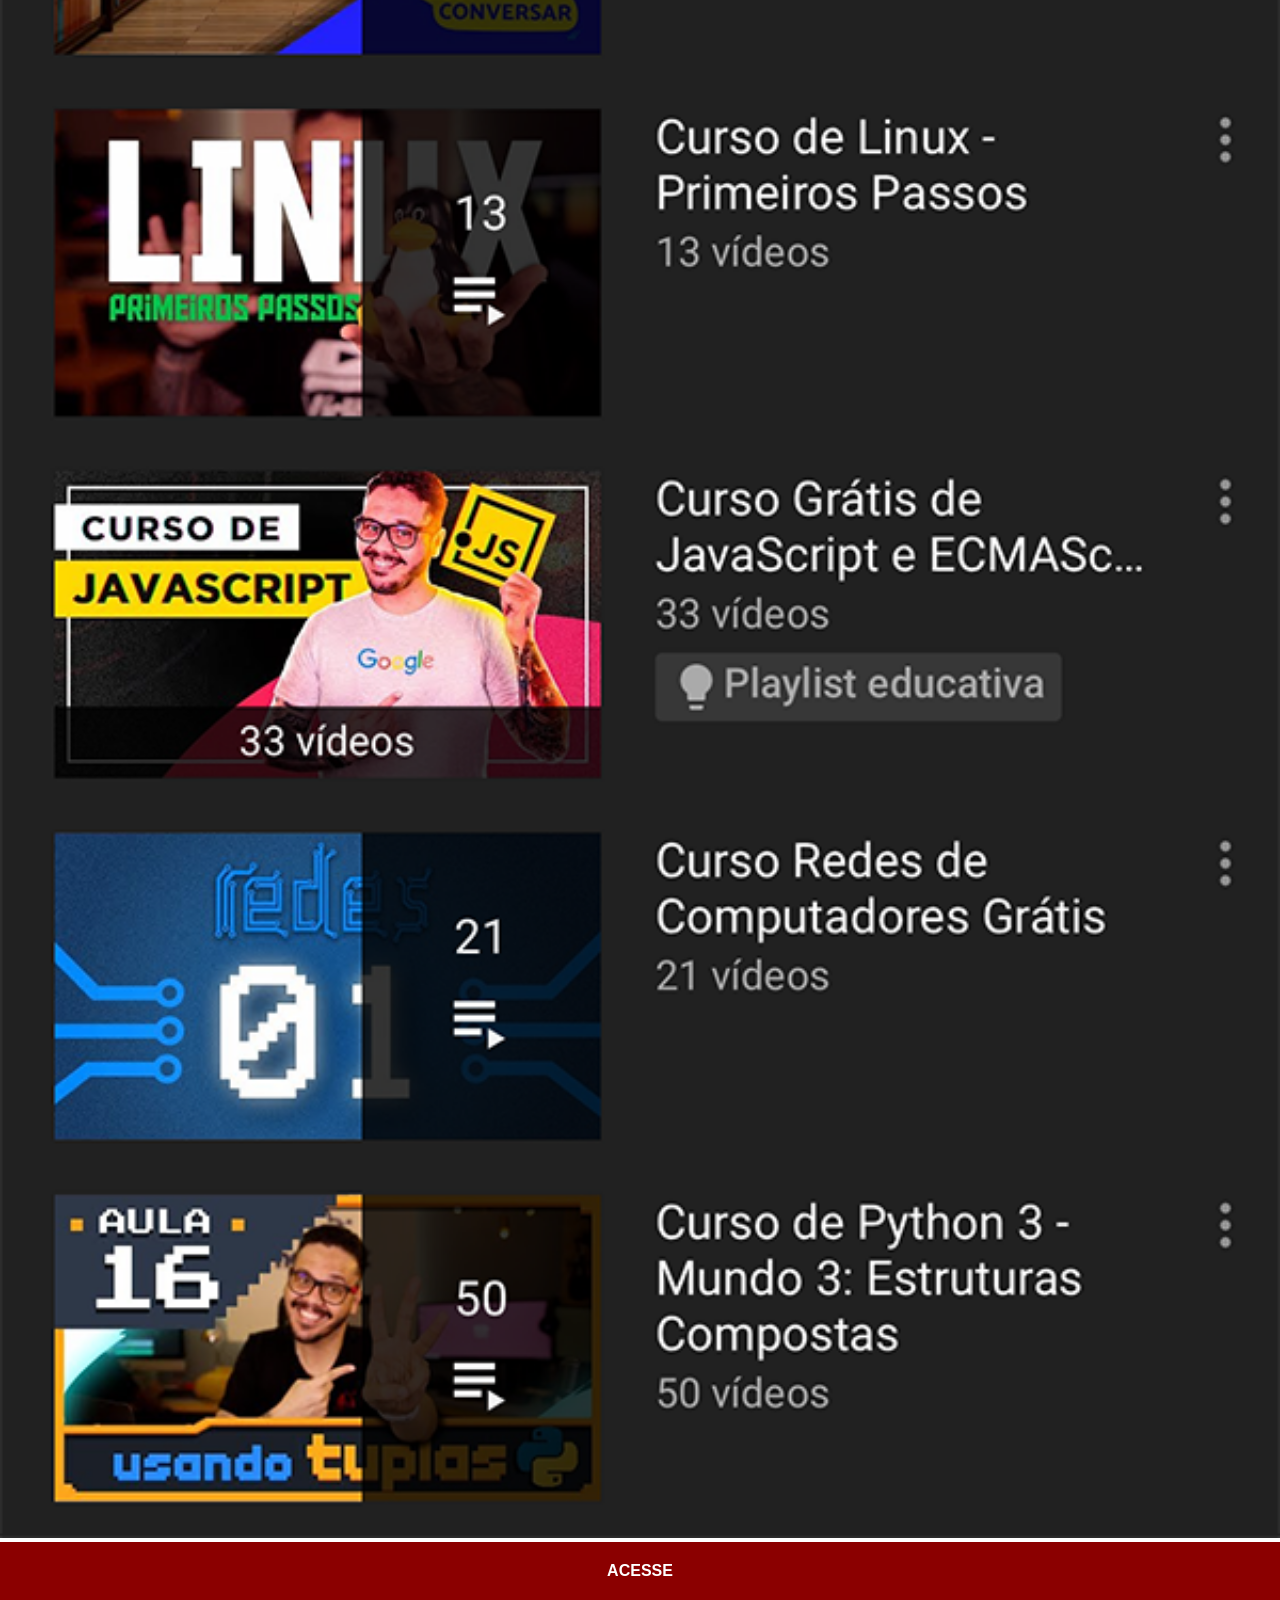
<file: youtube.html>
<!DOCTYPE html>
<html lang="pt-br">
<head>
    <meta charset="UTF-8">
    <meta name="viewport" content="width=device-width, initial-scale=1.0">
    <title>Youtube</title>
    <link rel="stylesheet" href="estilos/social.css">
</head>
<body>
    <img src="imagens/tela-youtube.png" alt="Youtube">
    <a href="https://www.youtube.com/@cursoemvideo/playlists" target="_blank">ACESSE</a>
</body>
</html>
</file>
<file: estilos/style.css>
@charset "UTF-8";

*{
    margin: 0;
    padding: 0;
    font-family: Arial, Helvetica, sans-serif;
}

html, body{
    height: 100vh;
    width:100vw;
    background-color: black;
}

body{
    background: url(../imagens/fundo-madeira.jpg) top center no-repeat fixed;
    background-size: cover;  
}

main{
    position: relative;
    height:100vh;
}

section#telefone{
    position:absolute;
    top:50%;
    left:50%;
    transform: translate(-50%, -50%);

    height: 627px;
    width: 310px;
    background-color: blue;
    background: url(../imagens/frame-iphone.png) no-repeat;
}

iframe#tela {
    position: relative;
    top: 80px;
    left: 22px;
    width: 267px;
    height: 471px;
}

section#redes-sociais {
    text-align: right;
    padding: 20px;
}

section#redes-sociais img {
    width: 50px;
    height: 50px;
    margin: 10px;
    border-radius: 100%;
    box-shadow: 2px 2px 5px rgba(0, 0, 0, 0.400);
    box-sizing: border-box;
}

section#redes-sociais img:hover{
    border: 2px solid rgba(255, 255, 255, 0.185);
    transform: translate(-2px, -2px);
    box-shadow: 4px 4px 10px rgba(0, 0, 0, 0.5);
    transition: transform .3s;
}
</file>
<file: estilos/social.css>
@charset "UTF-8";

* {
            margin: 0px;
            padding: 0px;
            font-family: Arial, Helvetica, sans-serif;
        }

        ::-webkit-scrollbar{
            width: 0px;
            height: 0px;
        }

        img {
            width: 100vw;
        }

        a {
            display: block;
            background-color: darkred;
            color: white;
            padding: 20px;
            text-align: center;
            font-weight: bolder;
            text-decoration: none;
        }

        a:hover {
            background-color: red;
        }
</file>
